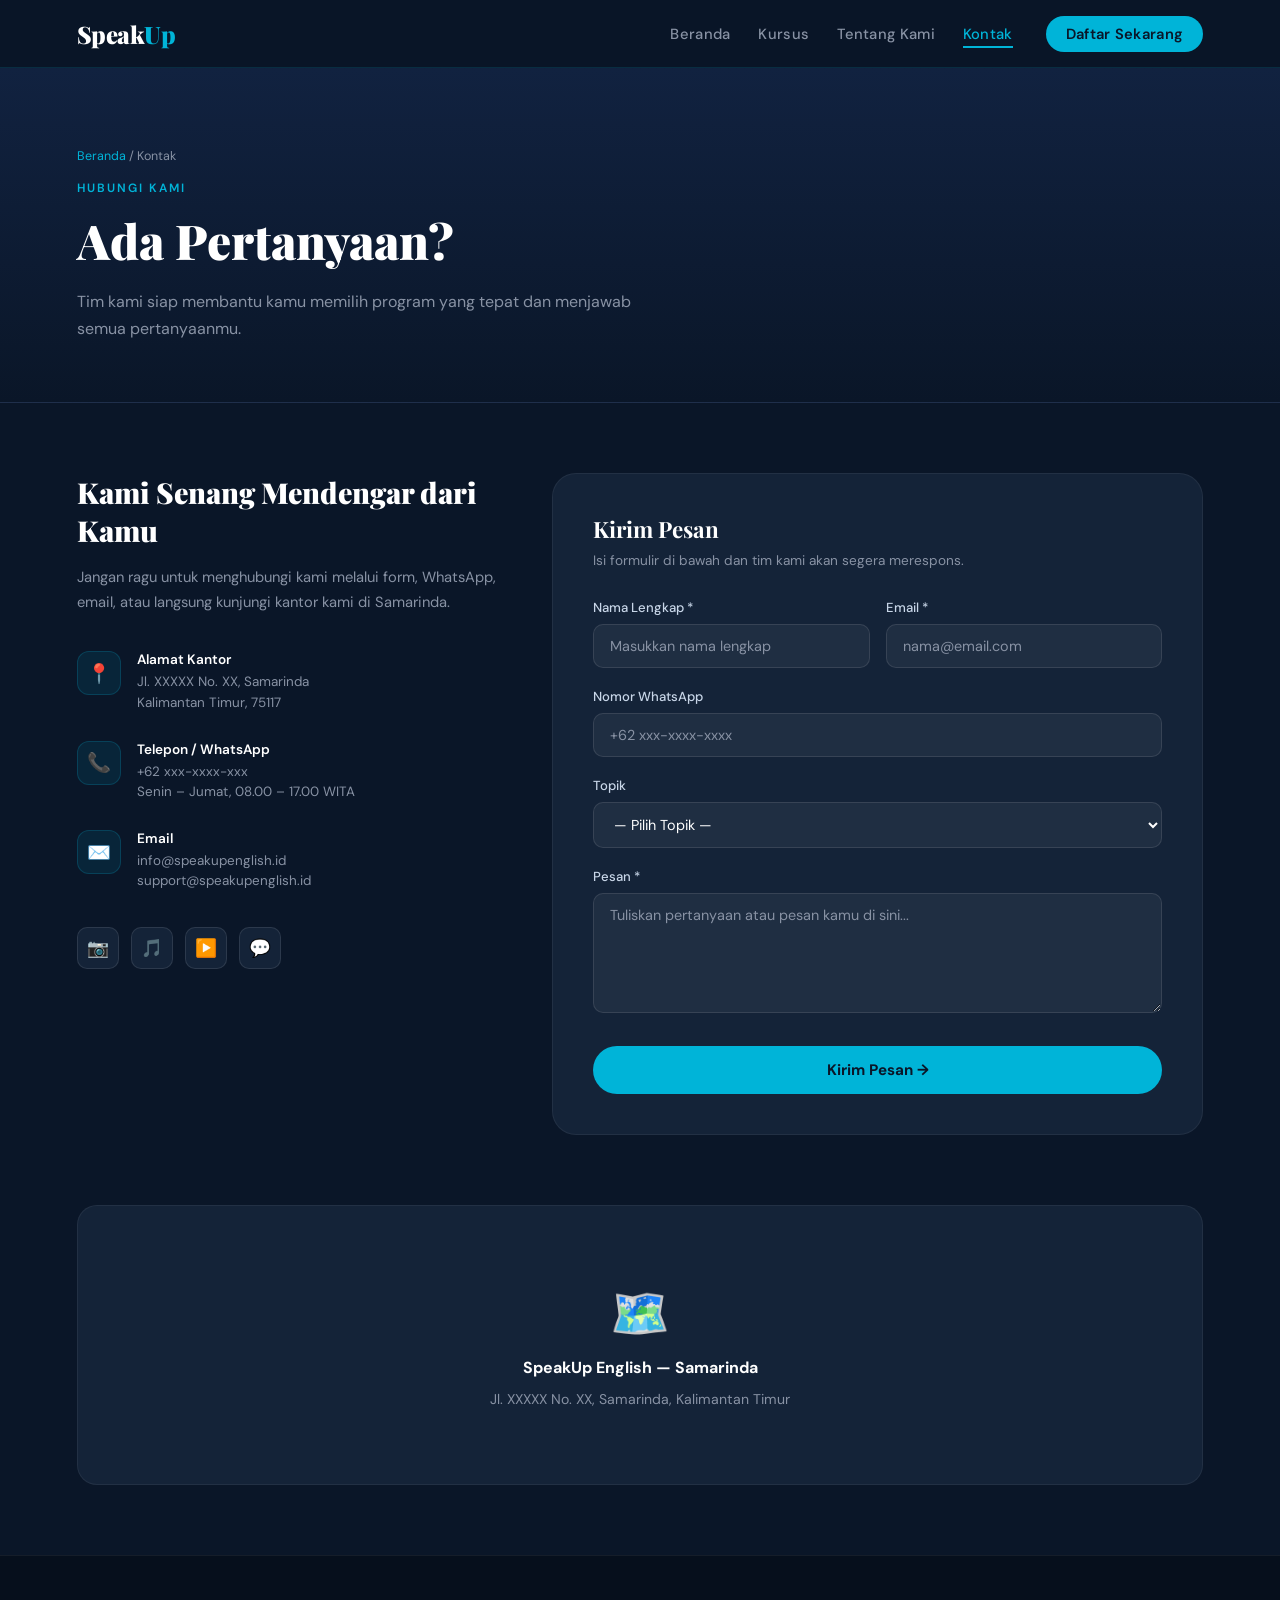
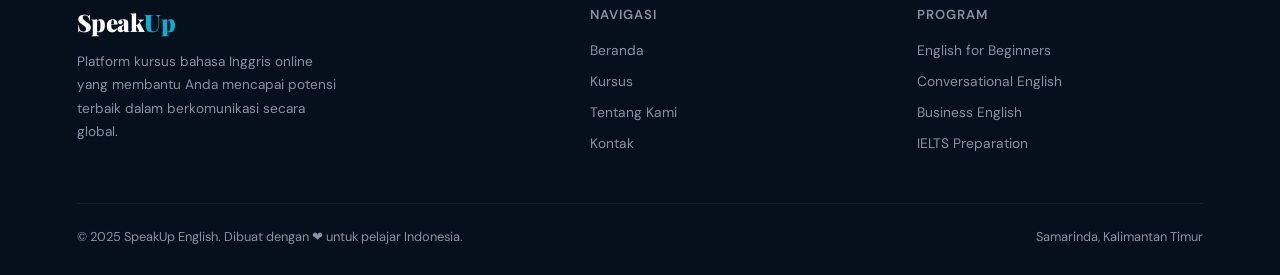
<file: kontak.html>
<!DOCTYPE html>
<html lang="id">
<head>
  <meta charset="UTF-8"/>
  <meta name="viewport" content="width=device-width, initial-scale=1.0"/>
  <title>Kontak — SpeakUp English</title>
  <link rel="preconnect" href="https://fonts.googleapis.com">
  <link href="https://fonts.googleapis.com/css2?family=Playfair+Display:wght@700;900&family=DM+Sans:wght@300;400;500;600&display=swap" rel="stylesheet">
  <link rel="stylesheet" href="css/global.css">
  <link rel="stylesheet" href="css/kontak.css">
</head>
<body>

  <!-- NAVBAR -->
  <nav>
    <a href="index.html" class="logo">Speak<span>Up</span></a>
    <ul class="nav-links" id="navLinks">
      <li><a href="index.html">Beranda</a></li>
      <li><a href="kursus.html">Kursus</a></li>
      <li><a href="tentang.html">Tentang Kami</a></li>
      <li><a href="kontak.html" class="active">Kontak</a></li>
      <li><a href="daftar.html" class="nav-cta">Daftar Sekarang</a></li>
    </ul>
    <div class="hamburger" id="hamburger" onclick="toggleNav()">
      <span></span><span></span><span></span>
    </div>
  </nav>

  <!-- PAGE HEADER -->
  <div class="page-header">
    <div class="breadcrumb"><a href="index.html">Beranda</a> / Kontak</div>
    <div class="section-label">Hubungi Kami</div>
    <h1>Ada Pertanyaan?</h1>
    <p>Tim kami siap membantu kamu memilih program yang tepat dan menjawab semua pertanyaanmu.</p>
  </div>

  <!-- CONTACT SECTION -->
  <section class="contact-section">
    <div class="contact-wrapper">

      <!-- INFO -->
      <div class="contact-info">
        <h2>Kami Senang Mendengar dari Kamu</h2>
        <p>Jangan ragu untuk menghubungi kami melalui form, WhatsApp, email, atau langsung kunjungi kantor kami di Samarinda.</p>

        <div class="info-item">
          <div class="info-icon">📍</div>
          <div class="info-content">
            <h4>Alamat Kantor</h4>
            <p>Jl. XXXXX No. XX, Samarinda<br>Kalimantan Timur, 75117</p>
          </div>
        </div>
        <div class="info-item">
          <div class="info-icon">📞</div>
          <div class="info-content">
            <h4>Telepon / WhatsApp</h4>
            <p>+62 xxx-xxxx-xxx<br>Senin – Jumat, 08.00 – 17.00 WITA</p>
          </div>
        </div>
        <div class="info-item">
          <div class="info-icon">✉️</div>
          <div class="info-content">
            <h4>Email</h4>
            <p>info@speakupenglish.id<br>support@speakupenglish.id</p>
          </div>
        </div>

        <div class="social-links">
          <a href="#" class="social-btn" title="Instagram">📷</a>
          <a href="#" class="social-btn" title="TikTok">🎵</a>
          <a href="#" class="social-btn" title="YouTube">▶️</a>
          <a href="#" class="social-btn" title="WhatsApp">💬</a>
        </div>
      </div>

      <!-- FORM -->
      <div class="contact-form">
        <h3>Kirim Pesan</h3>
        <p class="subtitle">Isi formulir di bawah dan tim kami akan segera merespons.</p>

        <div class="form-row">
          <div class="form-group">
            <label>Nama Lengkap *</label>
            <input type="text" placeholder="Masukkan nama lengkap" required/>
          </div>
          <div class="form-group">
            <label>Email *</label>
            <input type="email" placeholder="nama@email.com" required/>
          </div>
        </div>
        <div class="form-group">
          <label>Nomor WhatsApp</label>
          <input type="tel" placeholder="+62 xxx-xxxx-xxxx"/>
        </div>
        <div class="form-group">
          <label>Topik</label>
          <select>
            <option value="">— Pilih Topik —</option>
            <option>Informasi Kursus</option>
            <option>Pendaftaran</option>
            <option>Pembayaran</option>
            <option>Teknis / Akses Platform</option>
            <option>Lainnya</option>
          </select>
        </div>
        <div class="form-group full">
          <label>Pesan *</label>
          <textarea placeholder="Tuliskan pertanyaan atau pesan kamu di sini..."></textarea>
        </div>
        <button class="btn-submit" onclick="handleSubmit()">Kirim Pesan →</button>
        <div class="success-msg" id="successMsg">✅ Pesan berhasil dikirim! Tim kami akan menghubungi kamu segera.</div>
      </div>

    </div>
  </section>

  <!-- MAP -->
  <div class="map-section">
    <div class="map-box">
      <div class="map-icon">🗺️</div>
      <strong>SpeakUp English — Samarinda</strong>
      <p>Jl. XXXXX No. XX, Samarinda, Kalimantan Timur</p>
    </div>
  </div>

  <!-- FOOTER -->
  <footer>
    <div class="footer-grid">
      <div class="footer-brand">
        <a href="index.html" class="logo">Speak<span>Up</span></a>
        <p>Platform kursus bahasa Inggris online yang membantu Anda mencapai potensi terbaik dalam berkomunikasi secara global.</p>
      </div>
      <div class="footer-col">
        <h4>Navigasi</h4>
        <ul>
          <li><a href="index.html">Beranda</a></li>
          <li><a href="kursus.html">Kursus</a></li>
          <li><a href="tentang.html">Tentang Kami</a></li>
          <li><a href="kontak.html">Kontak</a></li>
        </ul>
      </div>
      <div class="footer-col">
        <h4>Program</h4>
        <ul>
          <li><a href="kursus.html">English for Beginners</a></li>
          <li><a href="kursus.html">Conversational English</a></li>
          <li><a href="kursus.html">Business English</a></li>
          <li><a href="kursus.html">IELTS Preparation</a></li>
        </ul>
      </div>
    </div>
    <div class="footer-bottom">
      <span>© 2025 SpeakUp English. Dibuat dengan ❤ untuk pelajar Indonesia.</span>
      <span>Samarinda, Kalimantan Timur</span>
    </div>
  </footer>

  <script src="js/main.js"></script>
  <script src="js/kontak.js"></script>
</body>
</html>
</file>
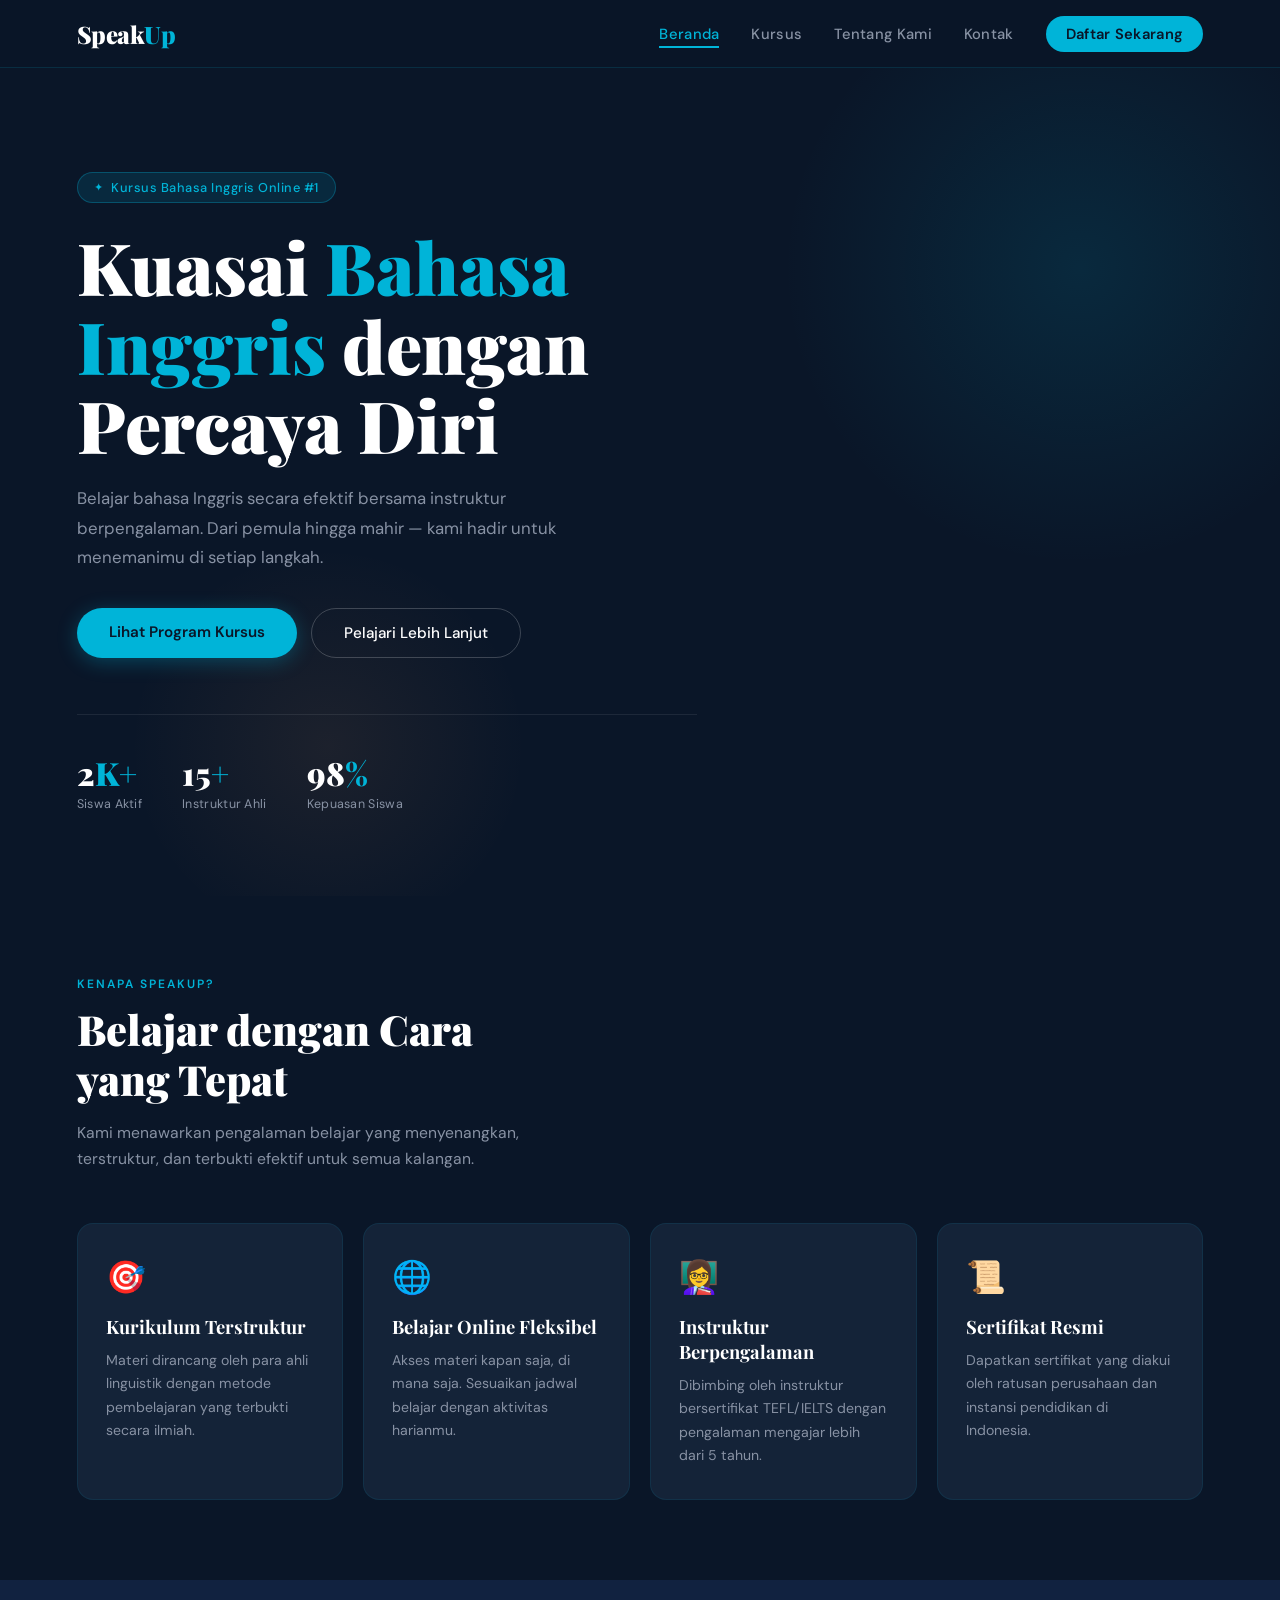
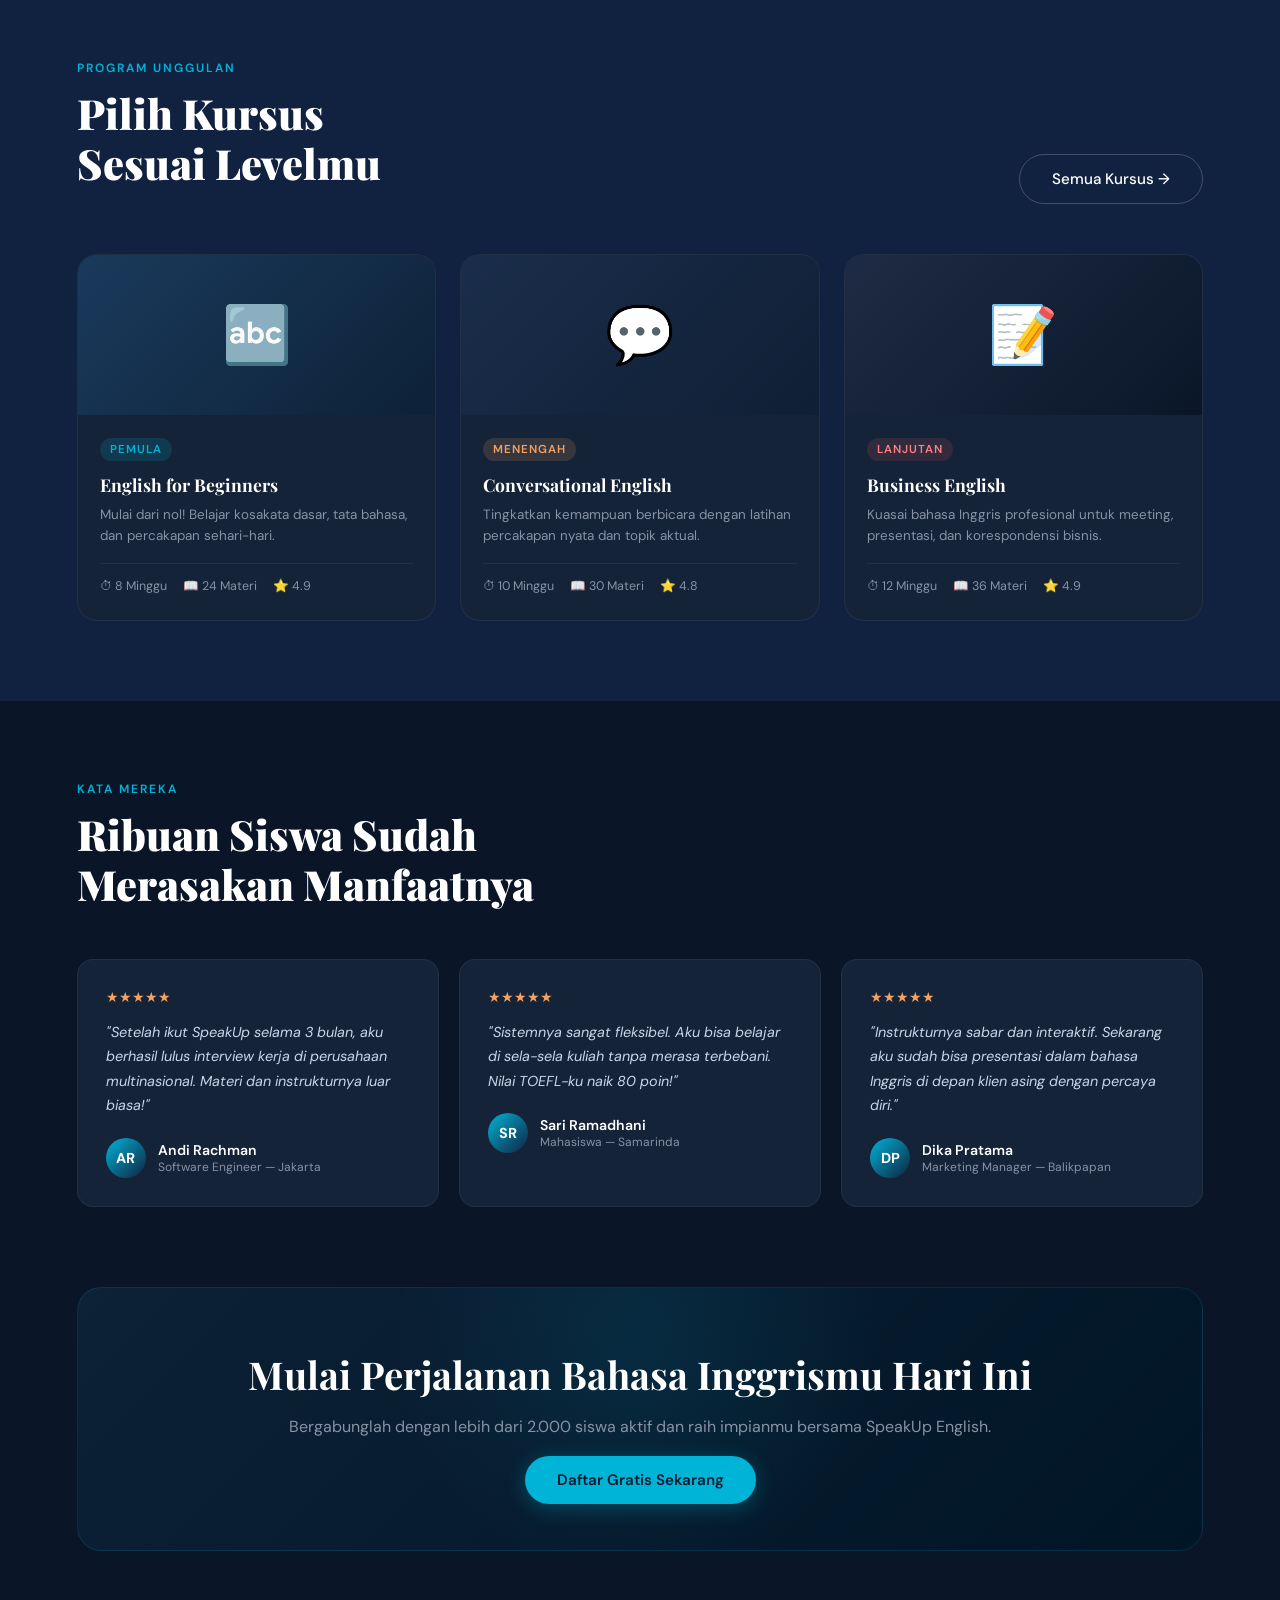
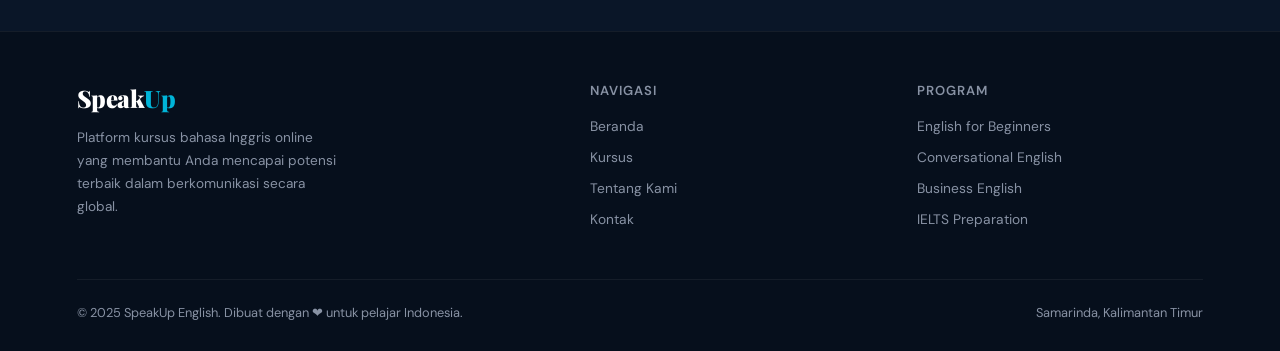
<file: menu.html>
<!DOCTYPE html>
<html lang="id">
<head>
  <meta charset="UTF-8" />
  <meta name="viewport" content="width=device-width, initial-scale=1.0"/>
  <title>SpeakUp English — Kursus Bahasa Inggris Online</title>
  <link rel="preconnect" href="https://fonts.googleapis.com">
  <link href="https://fonts.googleapis.com/css2?family=Playfair+Display:wght@700;900&family=DM+Sans:wght@300;400;500;600&display=swap" rel="stylesheet">
  <style>
    :root {
      --navy: #0a1628;
      --navy2: #112240;
      --teal: #00b4d8;
      --teal-light: #90e0ef;
      --gold: #f4a261;
      --cream: #fdf8f0;
      --white: #ffffff;
      --gray: #8892a4;
      --card-bg: #142338;
    }

    * { margin: 0; padding: 0; box-sizing: border-box; }

    body {
      font-family: 'DM Sans', sans-serif;
      background: var(--navy);
      color: var(--white);
      overflow-x: hidden;
    }

    /* ===== NAVBAR ===== */
    nav {
      position: sticky;
      top: 0;
      z-index: 999;
      background: rgba(10, 22, 40, 0.92);
      backdrop-filter: blur(14px);
      border-bottom: 1px solid rgba(0, 180, 216, 0.15);
      padding: 0 6%;
      display: flex;
      align-items: center;
      justify-content: space-between;
      height: 68px;
    }

    .logo {
      font-family: 'Playfair Display', serif;
      font-size: 1.5rem;
      font-weight: 900;
      color: var(--white);
      text-decoration: none;
      letter-spacing: -0.5px;
    }

    .logo span { color: var(--teal); }

    .nav-links {
      display: flex;
      gap: 2rem;
      list-style: none;
    }

    .nav-links a {
      color: var(--gray);
      text-decoration: none;
      font-size: 0.92rem;
      font-weight: 500;
      letter-spacing: 0.3px;
      transition: color 0.2s;
      position: relative;
    }

    .nav-links a::after {
      content: '';
      position: absolute;
      bottom: -4px;
      left: 0;
      width: 0;
      height: 2px;
      background: var(--teal);
      transition: width 0.3s;
    }

    .nav-links a:hover { color: var(--teal); }
    .nav-links a:hover::after { width: 100%; }
    .nav-links a.active { color: var(--teal); }
    .nav-links a.active::after { width: 100%; }

    .nav-cta {
      background: var(--teal);
      color: var(--navy) !important;
      padding: 8px 20px;
      border-radius: 50px;
      font-weight: 600 !important;
      transition: background 0.2s, transform 0.2s !important;
    }

    .nav-cta:hover { background: var(--teal-light) !important; transform: translateY(-1px); }
    .nav-cta::after { display: none !important; }

    /* ===== HERO ===== */
    .hero {
      min-height: 92vh;
      display: flex;
      align-items: center;
      padding: 80px 6% 60px;
      position: relative;
      overflow: hidden;
    }

    .hero::before {
      content: '';
      position: absolute;
      width: 600px; height: 600px;
      background: radial-gradient(circle, rgba(0,180,216,0.12) 0%, transparent 70%);
      top: -100px; right: -100px;
      border-radius: 50%;
    }

    .hero::after {
      content: '';
      position: absolute;
      width: 400px; height: 400px;
      background: radial-gradient(circle, rgba(244,162,97,0.08) 0%, transparent 70%);
      bottom: -50px; left: 10%;
      border-radius: 50%;
    }

    .hero-content { max-width: 620px; position: relative; z-index: 2; }

    .hero-badge {
      display: inline-flex;
      align-items: center;
      gap: 8px;
      background: rgba(0,180,216,0.12);
      border: 1px solid rgba(0,180,216,0.3);
      border-radius: 50px;
      padding: 6px 16px;
      font-size: 0.8rem;
      color: var(--teal);
      font-weight: 500;
      margin-bottom: 24px;
      letter-spacing: 0.5px;
    }

    .hero-badge::before { content: '✦'; font-size: 0.7rem; }

    h1 {
      font-family: 'Playfair Display', serif;
      font-size: clamp(2.8rem, 6vw, 4.5rem);
      line-height: 1.1;
      font-weight: 900;
      margin-bottom: 20px;
    }

    h1 em {
      font-style: normal;
      color: var(--teal);
      position: relative;
    }

    .hero p {
      font-size: 1.05rem;
      color: var(--gray);
      line-height: 1.75;
      margin-bottom: 36px;
      max-width: 520px;
    }

    .hero-btns { display: flex; gap: 14px; flex-wrap: wrap; }

    .btn-primary {
      background: var(--teal);
      color: var(--navy);
      padding: 14px 32px;
      border-radius: 50px;
      font-weight: 600;
      font-size: 0.95rem;
      text-decoration: none;
      transition: transform 0.2s, box-shadow 0.2s;
      box-shadow: 0 4px 20px rgba(0,180,216,0.3);
    }

    .btn-primary:hover { transform: translateY(-2px); box-shadow: 0 8px 30px rgba(0,180,216,0.4); }

    .btn-outline {
      border: 1.5px solid rgba(255,255,255,0.2);
      color: var(--white);
      padding: 14px 32px;
      border-radius: 50px;
      font-weight: 500;
      font-size: 0.95rem;
      text-decoration: none;
      transition: border-color 0.2s, background 0.2s;
    }

    .btn-outline:hover { border-color: var(--teal); background: rgba(0,180,216,0.08); }

    .hero-stats {
      display: flex;
      gap: 40px;
      margin-top: 56px;
      padding-top: 36px;
      border-top: 1px solid rgba(255,255,255,0.08);
    }

    .stat-item {
    .stat-num {
      font-family: 'Playfair Display', serif;
      font-size: 2rem;
      font-weight: 900;
      color: var(--white);
    }
  }

    .stat-num span { color: var(--teal); }
    .stat-label { font-size: 0.78rem; color: var(--gray); margin-top: 2px; letter-spacing: 0.3px; }

    /* ===== SECTION TITLES ===== */
    section { padding: 80px 6%; }

    .section-label {
      font-size: 0.75rem;
      letter-spacing: 2px;
      color: var(--teal);
      text-transform: uppercase;
      font-weight: 600;
      margin-bottom: 12px;
    }

    .section-title {
      font-family: 'Playfair Display', serif;
      font-size: clamp(1.8rem, 3.5vw, 2.6rem);
      font-weight: 900;
      line-height: 1.2;
      margin-bottom: 16px;
    }

    .section-sub {
      color: var(--gray);
      font-size: 0.98rem;
      line-height: 1.7;
      max-width: 500px;
    }

    /* ===== FEATURES ===== */
    .features-grid {
      display: flex;
      flex-wrap: wrap;
      gap: 20px;
      margin-top: 50px;
    }

    .feature-card {
      background: var(--card-bg);
      border: 1px solid rgba(0,180,216,0.1);
      border-radius: 16px;
      padding: 32px 28px;
      flex: 1 1 calc(25% - 20px);
      min-width: 220px;
      transition: transform 0.3s, border-color 0.3s, box-shadow 0.3s;
      cursor: default;
    }

    .feature-card:hover {
      transform: translateY(-6px);
      border-color: rgba(0,180,216,0.4);
      box-shadow: 0 16px 40px rgba(0,0,0,0.3);
    }

    .feature-icon {
      font-size: 2rem;
      margin-bottom: 16px;
    }

    .feature-card h3 {
      font-family: 'Playfair Display', serif;
      font-size: 1.15rem;
      margin-bottom: 10px;
    }

    .feature-card p { font-size: 0.88rem; color: var(--gray); line-height: 1.65; }

    /* ===== COURSES (CARDS) ===== */
    .courses-section { background: var(--navy2); }

    .courses-header {
      display: flex;
      align-items: flex-end;
      justify-content: space-between;
      margin-bottom: 50px;
      flex-wrap: wrap;
      gap: 20px;
    }

    .courses-grid {
      display: flex;
      flex-wrap: wrap;
      gap: 24px;
    }

    .course-card {
      background: var(--card-bg);
      border: 1px solid rgba(255,255,255,0.06);
      border-radius: 20px;
      overflow: hidden;
      flex: 1 1 calc(33.333% - 24px);
      min-width: 260px;
      transition: transform 0.35s ease, box-shadow 0.35s ease, border-color 0.35s ease;
      cursor: pointer;
    }

    .course-card:hover {
      transform: translateY(-8px) scale(1.01);
      box-shadow: 0 24px 50px rgba(0,0,0,0.4);
      border-color: rgba(0,180,216,0.35);
    }

    .course-thumb {
      height: 160px;
      display: flex;
      align-items: center;
      justify-content: center;
      font-size: 3.5rem;
      position: relative;
      overflow: hidden;
    }

    .course-thumb.c1 { background: linear-gradient(135deg, #1a3a5c, #0d2137); }
    .course-thumb.c2 { background: linear-gradient(135deg, #1a2d4a, #0f1f35); }
    .course-thumb.c3 { background: linear-gradient(135deg, #1f2b44, #0a1628); }
    .course-thumb.c4 { background: linear-gradient(135deg, #162940, #091826); }
    .course-thumb.c5 { background: linear-gradient(135deg, #192e47, #0c1f32); }
    .course-thumb.c6 { background: linear-gradient(135deg, #1c3248, #0e2034); }

    .course-body { padding: 22px 22px 26px; }

    .course-level {
      font-size: 0.72rem;
      font-weight: 600;
      letter-spacing: 1px;
      text-transform: uppercase;
      padding: 4px 10px;
      border-radius: 50px;
      margin-bottom: 12px;
      display: inline-block;
    }

    .level-beginner { background: rgba(0,180,216,0.15); color: var(--teal); }
    .level-intermediate { background: rgba(244,162,97,0.15); color: var(--gold); }
    .level-advanced { background: rgba(255,100,100,0.12); color: #ff8080; }

    .course-body h3 {
      font-family: 'Playfair Display', serif;
      font-size: 1.1rem;
      margin-bottom: 8px;
    }

    .course-body p { font-size: 0.84rem; color: var(--gray); line-height: 1.6; margin-bottom: 16px; }

    .course-meta {
      display: flex;
      gap: 16px;
      font-size: 0.78rem;
      color: var(--gray);
      padding-top: 14px;
      border-top: 1px solid rgba(255,255,255,0.06);
    }

    .course-meta span { display: flex; align-items: center; gap: 5px; }

    /* ===== TESTIMONIALS ===== */
    .testi-grid {
      display: flex;
      flex-wrap: wrap;
      gap: 20px;
      margin-top: 50px;
    }

    .testi-card {
      background: var(--card-bg);
      border: 1px solid rgba(255,255,255,0.06);
      border-radius: 16px;
      padding: 28px;
      flex: 1 1 calc(33.333% - 20px);
      min-width: 250px;
      transition: transform 0.3s, box-shadow 0.3s;
    }

    .testi-card:hover {
      transform: translateY(-5px);
      box-shadow: 0 16px 40px rgba(0,0,0,0.35);
    }

    .stars { color: var(--gold); font-size: 0.9rem; margin-bottom: 14px; }

    .testi-text {
      font-size: 0.9rem;
      line-height: 1.7;
      color: #c8d6e8;
      margin-bottom: 20px;
      font-style: italic;
    }

    .testi-author { display: flex; align-items: center; gap: 12px; }

    .testi-avatar {
      width: 40px; height: 40px;
      border-radius: 50%;
      background: linear-gradient(135deg, var(--teal), var(--navy2));
      display: flex; align-items: center; justify-content: center;
      font-weight: 700; font-size: 0.9rem; color: var(--white);
      flex-shrink: 0;
    }

    .testi-name { font-weight: 600; font-size: 0.88rem; }
    .testi-role { font-size: 0.75rem; color: var(--gray); }

    /* ===== CTA ===== */
    .cta-section {
      background: linear-gradient(135deg, #0d2137 0%, #001525 100%);
      border-radius: 24px;
      margin: 0 6% 80px;
      padding: 60px 60px;
      text-align: center;
      position: relative;
      overflow: hidden;
      border: 1px solid rgba(0,180,216,0.15);
    }

    .cta-section::before {
      content: '';
      position: absolute;
      width: 500px; height: 500px;
      background: radial-gradient(circle, rgba(0,180,216,0.1) 0%, transparent 70%);
      top: -200px; left: 50%;
      transform: translateX(-50%);
    }

    .cta-section h2 {
      font-family: 'Playfair Display', serif;
      font-size: clamp(1.8rem, 3vw, 2.5rem);
      margin-bottom: 16px;
      position: relative;
    }

    .cta-section p { color: var(--gray); margin-bottom: 32px; font-size: 1rem; position: relative; }

    /* ===== FOOTER ===== */
    footer {
      background: #060f1c;
      border-top: 1px solid rgba(255,255,255,0.06);
      padding: 50px 6% 30px;
    }

    .footer-grid {
      display: flex;
      flex-wrap: wrap;
      gap: 40px;
      margin-bottom: 40px;
    }

    .footer-brand { flex: 2 1 200px; }
    .footer-brand .logo { display: block; margin-bottom: 12px; }
    .footer-brand p { font-size: 0.85rem; color: var(--gray); line-height: 1.7; max-width: 260px; }

    .footer-col { flex: 1 1 150px; }
    .footer-col h4 { font-size: 0.82rem; font-weight: 600; letter-spacing: 1px; text-transform: uppercase; color: var(--gray); margin-bottom: 16px; }
    .footer-col ul { list-style: none; }
    .footer-col ul li { margin-bottom: 10px; }
    .footer-col ul li a { color: #8892a4; font-size: 0.86rem; text-decoration: none; transition: color 0.2s; }
    .footer-col ul li a:hover { color: var(--teal); }

    .footer-bottom {
      border-top: 1px solid rgba(255,255,255,0.06);
      padding-top: 24px;
      display: flex;
      justify-content: space-between;
      align-items: center;
      flex-wrap: wrap;
      gap: 12px;
      font-size: 0.8rem;
      color: var(--gray);
    }

    /* ===== HAMBURGER ===== */
    .hamburger {
      display: none;
      flex-direction: column;
      gap: 5px;
      cursor: pointer;
      padding: 4px;
    }

    .hamburger span {
      width: 24px; height: 2px;
      background: var(--white);
      border-radius: 2px;
      transition: all 0.3s;
      display: block;
    }

    /* ===== RESPONSIVE ===== */
    @media (max-width: 700px) {
      .nav-links {
        display: none;
        position: absolute;
        top: 68px; left: 0; right: 0;
        background: rgba(10,22,40,0.98);
        flex-direction: column;
        padding: 20px 6% 24px;
        gap: 0;
        border-bottom: 1px solid rgba(0,180,216,0.15);
      }

      .nav-links.open { display: flex; }
      .nav-links li a { display: block; padding: 12px 0; border-bottom: 1px solid rgba(255,255,255,0.05); }
      .hamburger { display: flex; }

      .feature-card { flex: 1 1 calc(90% - 20px); }
      .course-card  { flex: 1 1 90%; }
      .testi-card   { flex: 1 1 90%; }

      .hero-stats { gap: 24px; }
      .cta-section { padding: 40px 24px; margin: 0 4% 60px; }
      .courses-header { flex-direction: column; align-items: flex-start; }
    }

    @media (min-width: 701px) {
      .course-card  { flex: 1 1 calc(50% - 24px); }
      .feature-card { flex: 1 1 calc(50% - 20px); }
    }

    @media (min-width: 1024px) {
      .course-card  { flex: 1 1 calc(33.333% - 24px); }
      .feature-card { flex: 1 1 calc(25% - 20px); }
    }
  </style>

</head>
<body>

  <!-- NAVBAR -->
  <nav>
    <a href="index.html" class="logo">Speak<span>Up</span></a>
    <ul class="nav-links" id="navLinks">
      <li><a href="menu.html" class="active">Beranda</a></li>
      <li><a href="kursus.html">Kursus</a></li>
      <li><a href="tentang.html">Tentang Kami</a></li>
      <li><a href="kontak.html">Kontak</a></li>
      <li><a href="daftar.html" class="nav-cta">Daftar Sekarang</a></li>
    </ul>
    <div class="hamburger" id="hamburger" onclick="toggleNav()">
      <span></span><span></span><span></span>
    </div>
  </nav>

  <!-- HERO -->
  <section class="hero">
    <div class="hero-content">
      <div class="hero-badge">Kursus Bahasa Inggris Online #1</div>
      <h1>Kuasai <em>Bahasa Inggris</em> dengan Percaya Diri</h1>
      <p>Belajar bahasa Inggris secara efektif bersama instruktur berpengalaman. Dari pemula hingga mahir — kami hadir untuk menemanimu di setiap langkah.</p>
      <div class="hero-btns">
        <a href="kursus.html" class="btn-primary">Lihat Program Kursus</a>
        <a href="tentang.html" class="btn-outline">Pelajari Lebih Lanjut</a>
      </div>
      <div class="hero-stats">
        <div class="stat-item">
          <div class="stat-num">2<span>K+</span></div>
          <div class="stat-label">Siswa Aktif</div>
        </div>
        <div class="stat-item">
          <div class="stat-num">15<span>+</span></div>
          <div class="stat-label">Instruktur Ahli</div>
        </div>
        <div class="stat-item">
          <div class="stat-num">98<span>%</span></div>
          <div class="stat-label">Kepuasan Siswa</div>
        </div>
      </div>
    </div>
  </section>

  <!-- FEATURES -->
  <section>
    <div class="section-label">Kenapa SpeakUp?</div>
    <div class="section-title">Belajar dengan Cara<br>yang Tepat</div>
    <p class="section-sub">Kami menawarkan pengalaman belajar yang menyenangkan, terstruktur, dan terbukti efektif untuk semua kalangan.</p>
    <div class="features-grid">
      <div class="feature-card">
        <div class="feature-icon">🎯</div>
        <h3>Kurikulum Terstruktur</h3>
        <p>Materi dirancang oleh para ahli linguistik dengan metode pembelajaran yang terbukti secara ilmiah.</p>
      </div>
      <div class="feature-card">
        <div class="feature-icon">🌐</div>
        <h3>Belajar Online Fleksibel</h3>
        <p>Akses materi kapan saja, di mana saja. Sesuaikan jadwal belajar dengan aktivitas harianmu.</p>
      </div>
      <div class="feature-card">
        <div class="feature-icon">👩‍🏫</div>
        <h3>Instruktur Berpengalaman</h3>
        <p>Dibimbing oleh instruktur bersertifikat TEFL/IELTS dengan pengalaman mengajar lebih dari 5 tahun.</p>
      </div>
      <div class="feature-card">
        <div class="feature-icon">📜</div>
        <h3>Sertifikat Resmi</h3>
        <p>Dapatkan sertifikat yang diakui oleh ratusan perusahaan dan instansi pendidikan di Indonesia.</p>
      </div>
    </div>
  </section>

  <!-- COURSES PREVIEW -->
  <section class="courses-section">
    <div class="courses-header">
      <div>
        <div class="section-label">Program Unggulan</div>
        <div class="section-title">Pilih Kursus<br>Sesuai Levelmu</div>
      </div>
      <a href="kursus.html" class="btn-outline" style="white-space:nowrap;">Semua Kursus →</a>
    </div>
    <div class="courses-grid">
      <div class="course-card">
        <div class="course-thumb c1">🔤</div>
        <div class="course-body">
          <span class="course-level level-beginner">Pemula</span>
          <h3>English for Beginners</h3>
          <p>Mulai dari nol! Belajar kosakata dasar, tata bahasa, dan percakapan sehari-hari.</p>
          <div class="course-meta">
            <span>⏱ 8 Minggu</span>
            <span>📖 24 Materi</span>
            <span>⭐ 4.9</span>
          </div>
        </div>
      </div>
      <div class="course-card">
        <div class="course-thumb c2">💬</div>
        <div class="course-body">
          <span class="course-level level-intermediate">Menengah</span>
          <h3>Conversational English</h3>
          <p>Tingkatkan kemampuan berbicara dengan latihan percakapan nyata dan topik aktual.</p>
          <div class="course-meta">
            <span>⏱ 10 Minggu</span>
            <span>📖 30 Materi</span>
            <span>⭐ 4.8</span>
          </div>
        </div>
      </div>
      <div class="course-card">
        <div class="course-thumb c3">📝</div>
        <div class="course-body">
          <span class="course-level level-advanced">Lanjutan</span>
          <h3>Business English</h3>
          <p>Kuasai bahasa Inggris profesional untuk meeting, presentasi, dan korespondensi bisnis.</p>
          <div class="course-meta">
            <span>⏱ 12 Minggu</span>
            <span>📖 36 Materi</span>
            <span>⭐ 4.9</span>
          </div>
        </div>
      </div>
    </div>
  </section>

  <!-- TESTIMONIALS -->
  <section>
    <div class="section-label">Kata Mereka</div>
    <div class="section-title">Ribuan Siswa Sudah<br>Merasakan Manfaatnya</div>
    <div class="testi-grid">
      <div class="testi-card">
        <div class="stars">★★★★★</div>
        <p class="testi-text">"Setelah ikut SpeakUp selama 3 bulan, aku berhasil lulus interview kerja di perusahaan multinasional. Materi dan instrukturnya luar biasa!"</p>
        <div class="testi-author">
          <div class="testi-avatar">AR</div>
          <div>
            <div class="testi-name">Andi Rachman</div>
            <div class="testi-role">Software Engineer — Jakarta</div>
          </div>
        </div>
      </div>
      <div class="testi-card">
        <div class="stars">★★★★★</div>
        <p class="testi-text">"Sistemnya sangat fleksibel. Aku bisa belajar di sela-sela kuliah tanpa merasa terbebani. Nilai TOEFL-ku naik 80 poin!"</p>
        <div class="testi-author">
          <div class="testi-avatar">SR</div>
          <div>
            <div class="testi-name">Sari Ramadhani</div>
            <div class="testi-role">Mahasiswa — Samarinda</div>
          </div>
        </div>
      </div>
      <div class="testi-card">
        <div class="stars">★★★★★</div>
        <p class="testi-text">"Instrukturnya sabar dan interaktif. Sekarang aku sudah bisa presentasi dalam bahasa Inggris di depan klien asing dengan percaya diri."</p>
        <div class="testi-author">
          <div class="testi-avatar">DP</div>
          <div>
            <div class="testi-name">Dika Pratama</div>
            <div class="testi-role">Marketing Manager — Balikpapan</div>
          </div>
        </div>
      </div>
    </div>
  </section>

  <!-- CTA -->
  <div class="cta-section">
    <h2>Mulai Perjalanan Bahasa Inggrismu Hari Ini</h2>
    <p>Bergabunglah dengan lebih dari 2.000 siswa aktif dan raih impianmu bersama SpeakUp English.</p>
    <a href="daftar.html" class="btn-primary">Daftar Gratis Sekarang</a>
  </div>

  <!-- FOOTER -->
  <footer>
    <div class="footer-grid">
      <div class="footer-brand">
        <a href="index.html" class="logo">Speak<span style="color:var(--teal)">Up</span></a>
        <p>Platform kursus bahasa Inggris online yang membantu Anda mencapai potensi terbaik dalam berkomunikasi secara global.</p>
      </div>
      <div class="footer-col">
        <h4>Navigasi</h4>
        <ul>
          <li><a href="index.html">Beranda</a></li>
          <li><a href="kursus.html">Kursus</a></li>
          <li><a href="tentang.html">Tentang Kami</a></li>
          <li><a href="kontak.html">Kontak</a></li>
        </ul>
      </div>
      <div class="footer-col">
        <h4>Program</h4>
        <ul>
          <li><a href="kursus.html">English for Beginners</a></li>
          <li><a href="kursus.html">Conversational English</a></li>
          <li><a href="kursus.html">Business English</a></li>
          <li><a href="kursus.html">IELTS Preparation</a></li>
        </ul>
      </div>
    </div>
    <div class="footer-bottom">
      <span>© 2025 SpeakUp English. Dibuat dengan ❤ untuk pelajar Indonesia.</span>
      <span>Samarinda, Kalimantan Timur</span>
    </div>
  </footer>

  <script>
    function toggleNav() {
      document.getElementById('navLinks').classList.toggle('open');
    }
  </script>
</body>
</html>
</file>
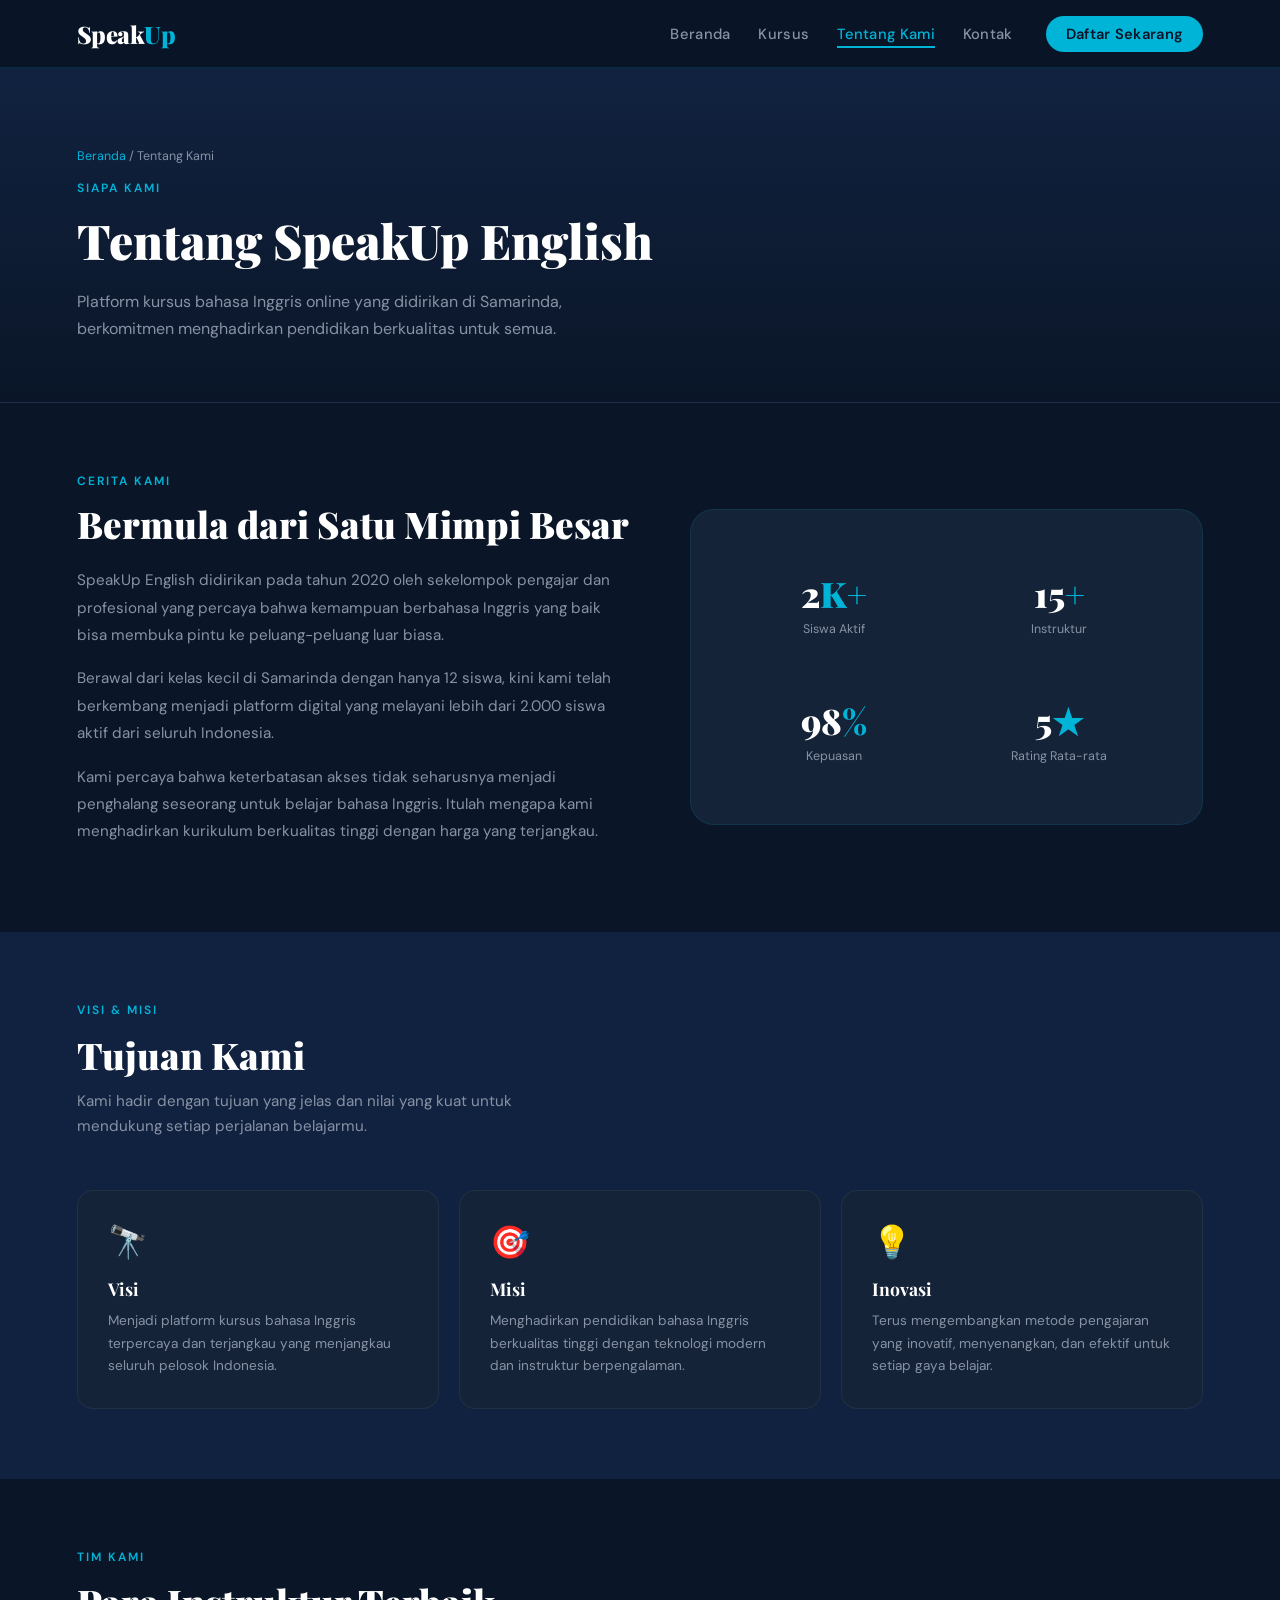
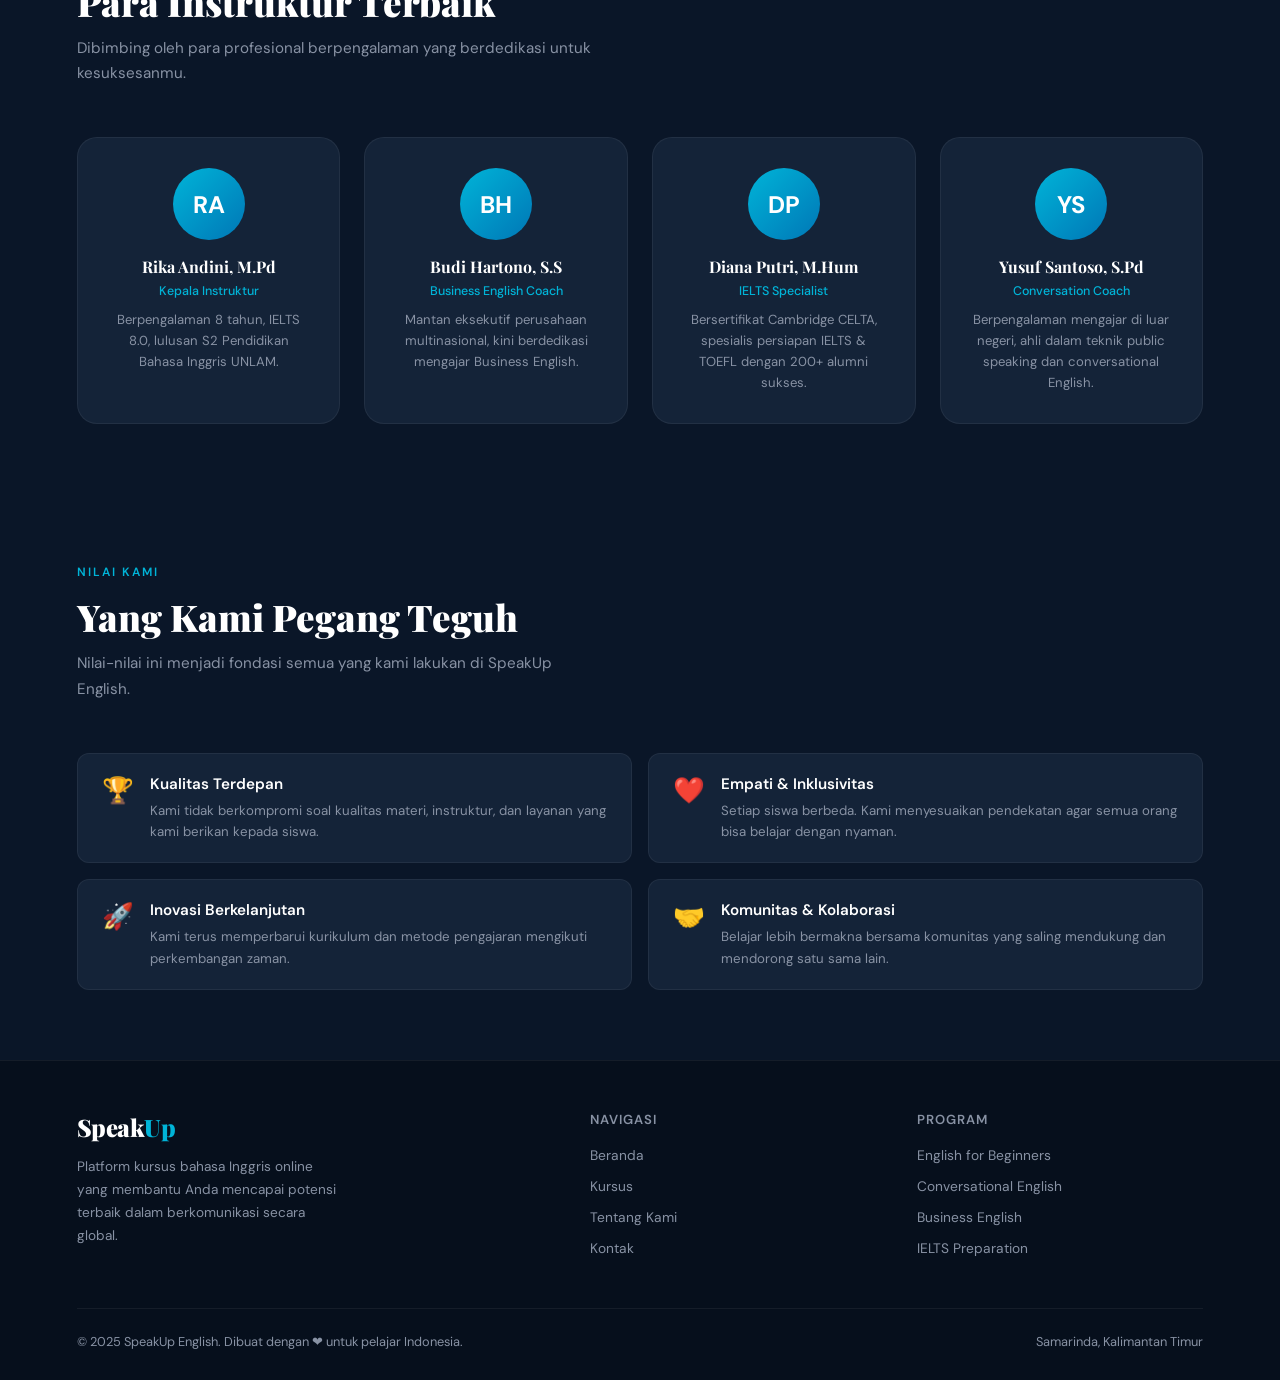
<file: tentang.html>
<!DOCTYPE html>
<html lang="id">
<head>
  <meta charset="UTF-8"/>
  <meta name="viewport" content="width=device-width, initial-scale=1.0"/>
  <title>Tentang Kami — SpeakUp English</title>
  <link rel="preconnect" href="https://fonts.googleapis.com">
  <link href="https://fonts.googleapis.com/css2?family=Playfair+Display:wght@700;900&family=DM+Sans:wght@300;400;500;600&display=swap" rel="stylesheet">
  <link rel="stylesheet" href="css/global.css">
  <link rel="stylesheet" href="css/tentang.css">
</head>
<body>

  <!-- NAVBAR -->
  <nav>
    <a href="index.html" class="logo">Speak<span>Up</span></a>
    <ul class="nav-links" id="navLinks">
      <li><a href="index.html">Beranda</a></li>
      <li><a href="kursus.html">Kursus</a></li>
      <li><a href="tentang.html" class="active">Tentang Kami</a></li>
      <li><a href="kontak.html">Kontak</a></li>
      <li><a href="daftar.html" class="nav-cta">Daftar Sekarang</a></li>
    </ul>
    <div class="hamburger" id="hamburger" onclick="toggleNav()">
      <span></span><span></span><span></span>
    </div>
  </nav>

  <!-- PAGE HEADER -->
  <div class="page-header">
    <div class="breadcrumb"><a href="index.html">Beranda</a> / Tentang Kami</div>
    <div class="section-label">Siapa Kami</div>
    <h1>Tentang SpeakUp English</h1>
    <p>Platform kursus bahasa Inggris online yang didirikan di Samarinda, berkomitmen menghadirkan pendidikan berkualitas untuk semua.</p>
  </div>

  <!-- STORY -->
  <section>
    <div class="about-story">
      <div class="about-text">
        <div class="section-label">Cerita Kami</div>
        <h2>Bermula dari Satu Mimpi Besar</h2>
        <p>SpeakUp English didirikan pada tahun 2020 oleh sekelompok pengajar dan profesional yang percaya bahwa kemampuan berbahasa Inggris yang baik bisa membuka pintu ke peluang-peluang luar biasa.</p>
        <p>Berawal dari kelas kecil di Samarinda dengan hanya 12 siswa, kini kami telah berkembang menjadi platform digital yang melayani lebih dari 2.000 siswa aktif dari seluruh Indonesia.</p>
        <p>Kami percaya bahwa keterbatasan akses tidak seharusnya menjadi penghalang seseorang untuk belajar bahasa Inggris. Itulah mengapa kami menghadirkan kurikulum berkualitas tinggi dengan harga yang terjangkau.</p>
      </div>
      <div class="about-visual">
        <div class="stat-box"><div class="num">2<span>K+</span></div><div class="lbl">Siswa Aktif</div></div>
        <div class="stat-box"><div class="num">15<span>+</span></div><div class="lbl">Instruktur</div></div>
        <div class="stat-box"><div class="num">98<span>%</span></div><div class="lbl">Kepuasan</div></div>
        <div class="stat-box"><div class="num">5<span>★</span></div><div class="lbl">Rating Rata-rata</div></div>
      </div>
    </div>
  </section>

  <!-- MISSION -->
  <section class="mission-section">
    <div class="section-label">Visi &amp; Misi</div>
    <h2 class="section-heading">Tujuan Kami</h2>
    <p class="section-sub">Kami hadir dengan tujuan yang jelas dan nilai yang kuat untuk mendukung setiap perjalanan belajarmu.</p>
    <div class="mission-grid">
      <div class="mission-card">
        <div class="mission-icon">🔭</div>
        <h3>Visi</h3>
        <p>Menjadi platform kursus bahasa Inggris terpercaya dan terjangkau yang menjangkau seluruh pelosok Indonesia.</p>
      </div>
      <div class="mission-card">
        <div class="mission-icon">🎯</div>
        <h3>Misi</h3>
        <p>Menghadirkan pendidikan bahasa Inggris berkualitas tinggi dengan teknologi modern dan instruktur berpengalaman.</p>
      </div>
      <div class="mission-card">
        <div class="mission-icon">💡</div>
        <h3>Inovasi</h3>
        <p>Terus mengembangkan metode pengajaran yang inovatif, menyenangkan, dan efektif untuk setiap gaya belajar.</p>
      </div>
    </div>
  </section>

  <!-- TEAM -->
  <section>
    <div class="section-label">Tim Kami</div>
    <h2 class="section-heading">Para Instruktur Terbaik</h2>
    <p class="section-sub">Dibimbing oleh para profesional berpengalaman yang berdedikasi untuk kesuksesanmu.</p>
    <div class="team-grid">
      <div class="team-card">
        <div class="team-avatar">RA</div>
        <h4>Rika Andini, M.Pd</h4>
        <div class="team-role">Kepala Instruktur</div>
        <p class="team-bio">Berpengalaman 8 tahun, IELTS 8.0, lulusan S2 Pendidikan Bahasa Inggris UNLAM.</p>
      </div>
      <div class="team-card">
        <div class="team-avatar">BH</div>
        <h4>Budi Hartono, S.S</h4>
        <div class="team-role">Business English Coach</div>
        <p class="team-bio">Mantan eksekutif perusahaan multinasional, kini berdedikasi mengajar Business English.</p>
      </div>
      <div class="team-card">
        <div class="team-avatar">DP</div>
        <h4>Diana Putri, M.Hum</h4>
        <div class="team-role">IELTS Specialist</div>
        <p class="team-bio">Bersertifikat Cambridge CELTA, spesialis persiapan IELTS &amp; TOEFL dengan 200+ alumni sukses.</p>
      </div>
      <div class="team-card">
        <div class="team-avatar">YS</div>
        <h4>Yusuf Santoso, S.Pd</h4>
        <div class="team-role">Conversation Coach</div>
        <p class="team-bio">Berpengalaman mengajar di luar negeri, ahli dalam teknik public speaking dan conversational English.</p>
      </div>
    </div>
  </section>

  <!-- VALUES -->
  <section class="values-section">
    <div class="section-label">Nilai Kami</div>
    <h2 class="section-heading">Yang Kami Pegang Teguh</h2>
    <p class="section-sub">Nilai-nilai ini menjadi fondasi semua yang kami lakukan di SpeakUp English.</p>
    <div class="values-grid">
      <div class="value-item">
        <div class="value-icon">🏆</div>
        <div class="value-text">
          <h4>Kualitas Terdepan</h4>
          <p>Kami tidak berkompromi soal kualitas materi, instruktur, dan layanan yang kami berikan kepada siswa.</p>
        </div>
      </div>
      <div class="value-item">
        <div class="value-icon">❤️</div>
        <div class="value-text">
          <h4>Empati &amp; Inklusivitas</h4>
          <p>Setiap siswa berbeda. Kami menyesuaikan pendekatan agar semua orang bisa belajar dengan nyaman.</p>
        </div>
      </div>
      <div class="value-item">
        <div class="value-icon">🚀</div>
        <div class="value-text">
          <h4>Inovasi Berkelanjutan</h4>
          <p>Kami terus memperbarui kurikulum dan metode pengajaran mengikuti perkembangan zaman.</p>
        </div>
      </div>
      <div class="value-item">
        <div class="value-icon">🤝</div>
        <div class="value-text">
          <h4>Komunitas &amp; Kolaborasi</h4>
          <p>Belajar lebih bermakna bersama komunitas yang saling mendukung dan mendorong satu sama lain.</p>
        </div>
      </div>
    </div>
  </section>

  <!-- FOOTER -->
  <footer>
    <div class="footer-grid">
      <div class="footer-brand">
        <a href="index.html" class="logo">Speak<span>Up</span></a>
        <p>Platform kursus bahasa Inggris online yang membantu Anda mencapai potensi terbaik dalam berkomunikasi secara global.</p>
      </div>
      <div class="footer-col">
        <h4>Navigasi</h4>
        <ul>
          <li><a href="index.html">Beranda</a></li>
          <li><a href="kursus.html">Kursus</a></li>
          <li><a href="tentang.html">Tentang Kami</a></li>
          <li><a href="kontak.html">Kontak</a></li>
        </ul>
      </div>
      <div class="footer-col">
        <h4>Program</h4>
        <ul>
          <li><a href="kursus.html">English for Beginners</a></li>
          <li><a href="kursus.html">Conversational English</a></li>
          <li><a href="kursus.html">Business English</a></li>
          <li><a href="kursus.html">IELTS Preparation</a></li>
        </ul>
      </div>
    </div>
    <div class="footer-bottom">
      <span>© 2025 SpeakUp English. Dibuat dengan ❤ untuk pelajar Indonesia.</span>
      <span>Samarinda, Kalimantan Timur</span>
    </div>
  </footer>

  <script src="js/main.js"></script>
</body>
</html>
</file>
<file: css/global.css>
/* ============================================================
   global.css — SpeakUp English
   Shared styles: variables, reset, navbar, footer,
   page-header, section-label, course cards
   ============================================================ */

/* ----- CSS Variables ----- */
:root {
  --navy:       #0a1628;
  --navy2:      #112240;
  --teal:       #00b4d8;
  --teal-light: #90e0ef;
  --gold:       #f4a261;
  --cream:      #fdf8f0;
  --white:      #ffffff;
  --gray:       #8892a4;
  --card-bg:    #142338;
}

/* ----- Reset ----- */
* {
  margin: 0;
  padding: 0;
  box-sizing: border-box;
}

/* ----- Base ----- */
/* FIX: pakai overflow-x: clip di body saja — tidak bikin scroll container baru seperti hidden */
html,
body {
  overflow-x: hidden; /* FIX: keduanya harus diset — html adalah root scroll container */
}
body {
  font-family: 'DM Sans', sans-serif;
  background: var(--navy);
  color: var(--white);
}

/* ===== NAVBAR ===== */
nav {
  position: sticky;
  top: 0;
  z-index: 999;
  width: 100%;
  max-width: 100vw;
  box-sizing: border-box;
  background: rgba(10, 22, 40, 0.92);
  backdrop-filter: blur(14px);
  border-bottom: 1px solid rgba(0, 180, 216, 0.15);
  padding: 0 6%;
  display: flex;
  align-items: center;
  justify-content: space-between;
  height: 68px;
}

.logo {
  font-family: 'Playfair Display', serif;
  font-size: 1.5rem;
  font-weight: 900;
  color: var(--white);
  text-decoration: none;
  letter-spacing: -0.5px;
}
.logo span { color: var(--teal); }

/* Desktop nav */
.nav-links {
  display: flex;
  align-items: center;
  list-style: none;
  gap: 28px;
}

.nav-links a {
  color: var(--gray);
  text-decoration: none;
  font-size: 0.92rem;
  font-weight: 500;
  letter-spacing: 0.3px;
  transition: color 0.2s;
  position: relative;
}
.nav-links a::after {
  content: '';
  position: absolute;
  bottom: -4px;
  left: 0;
  width: 0;
  height: 2px;
  background: var(--teal);
  transition: width 0.3s;
}
.nav-links a:hover           { color: var(--teal); }
.nav-links a:hover::after    { width: 100%; }
.nav-links a.active          { color: var(--teal); }
.nav-links a.active::after   { width: 100%; }

.nav-cta {
  margin-left: 5px;
  background: var(--teal);
  color: var(--navy) !important;
  padding: 8px 20px;
  border-radius: 50px;
  font-weight: 600 !important;
  transition: background 0.2s, transform 0.2s !important;
}
.nav-cta:hover         { background: var(--teal-light) !important; transform: translateY(-1px); }
.nav-cta::after        { display: none !important; }

.hamburger {
  display: none;
  flex-direction: column;
  gap: 5px;
  cursor: pointer;
  padding: 4px;
  z-index: 200;
  position: relative;
}
.hamburger span {
  width: 24px;
  height: 2px;
  background: var(--white);
  border-radius: 2px;
  transition: all 0.3s;
  display: block;
}

/* ===== PAGE HEADER (Kursus / Tentang / Kontak) ===== */
.page-header {
  padding: 80px 6% 60px;
  background: linear-gradient(180deg, var(--navy2) 0%, var(--navy) 100%);
  border-bottom: 1px solid rgba(255, 255, 255, 0.06);
}
.page-header h1 {
  font-family: 'Playfair Display', serif;
  font-size: clamp(2rem, 4vw, 3rem);
  font-weight: 900;
  margin-bottom: 16px;
}
.page-header p {
  color: var(--gray);
  font-size: 1rem;
  line-height: 1.7;
  max-width: 560px;
}

.breadcrumb {
  font-size: 0.78rem;
  color: var(--gray);
  margin-bottom: 16px;
}
.breadcrumb a {
  color: var(--teal);
  text-decoration: none;
}

.section-label {
  font-size: 0.75rem;
  letter-spacing: 2px;
  color: var(--teal);
  text-transform: uppercase;
  font-weight: 600;
  margin-bottom: 12px;
}

/* ===== SHARED COURSE CARDS ===== */
.courses-grid {
  display: flex;
  flex-wrap: wrap;
  gap: 24px;
}

.course-card {
  background: var(--card-bg);
  border: 1px solid rgba(255, 255, 255, 0.06);
  border-radius: 20px;
  overflow: hidden;
  flex: 1 1 calc(33.333% - 24px);
  min-width: 260px;
  transition: transform 0.35s ease, box-shadow 0.35s ease, border-color 0.35s ease;
  cursor: pointer;
}
.course-card:hover {
  transform: translateY(-8px) scale(1.01);
  box-shadow: 0 24px 50px rgba(0, 0, 0, 0.4);
  border-color: rgba(0, 180, 216, 0.35);
}

.course-thumb {
  height: 150px;
  display: flex;
  align-items: center;
  justify-content: center;
  font-size: 3.5rem;
}
.course-thumb.c1 { background: linear-gradient(135deg, #1a3a5c, #0d2137); }
.course-thumb.c2 { background: linear-gradient(135deg, #1a2d4a, #0f1f35); }
.course-thumb.c3 { background: linear-gradient(135deg, #1f2b44, #0a1628); }
.course-thumb.c4 { background: linear-gradient(135deg, #162940, #091826); }
.course-thumb.c5 { background: linear-gradient(135deg, #192e47, #0c1f32); }
.course-thumb.c6 { background: linear-gradient(135deg, #1c3248, #0e2034); }

.course-body { padding: 22px 22px 26px; }

.course-level {
  font-size: 0.72rem;
  font-weight: 600;
  letter-spacing: 1px;
  text-transform: uppercase;
  padding: 4px 10px;
  border-radius: 50px;
  margin-bottom: 12px;
  display: inline-block;
}
.level-beginner    { background: rgba(0, 180, 216, 0.15);  color: var(--teal); }
.level-intermediate{ background: rgba(244, 162, 97, 0.15); color: var(--gold); }
.level-advanced    { background: rgba(255, 100, 100, 0.12); color: #ff8080; }

.course-body h3 {
  font-family: 'Playfair Display', serif;
  font-size: 1.1rem;
  margin-bottom: 8px;
}
.course-body p {
  font-size: 0.84rem;
  color: var(--gray);
  line-height: 1.6;
  margin-bottom: 16px;
}

.course-meta {
  display: flex;
  gap: 14px;
  font-size: 0.78rem;
  color: var(--gray);
  padding-top: 14px;
  border-top: 1px solid rgba(255, 255, 255, 0.06);
  flex-wrap: wrap;
}
.course-meta span { display: flex; align-items: center; gap: 5px; }

/* ===== FOOTER ===== */
footer {
  background: #060f1c;
  border-top: 1px solid rgba(255, 255, 255, 0.06);
  padding: 50px 6% 30px;
}
.footer-grid {
  display: flex;
  flex-wrap: wrap;
  gap: 40px;
  margin-bottom: 40px;
}
.footer-brand { flex: 2 1 200px; }
.footer-brand .logo { display: block; margin-bottom: 12px; }
.footer-brand p {
  font-size: 0.85rem;
  color: var(--gray);
  line-height: 1.7;
  max-width: 260px;
}
.footer-col { flex: 1 1 150px; }
.footer-col h4 {
  font-size: 0.82rem;
  font-weight: 600;
  letter-spacing: 1px;
  text-transform: uppercase;
  color: var(--gray);
  margin-bottom: 16px;
}
.footer-col ul { list-style: none; }
.footer-col ul li { margin-bottom: 10px; }
.footer-col ul li a {
  color: #8892a4;
  font-size: 0.86rem;
  text-decoration: none;
  transition: color 0.2s;
}
.footer-col ul li a:hover { color: var(--teal); }
.footer-bottom {
  border-top: 1px solid rgba(255, 255, 255, 0.06);
  padding-top: 24px;
  display: flex;
  justify-content: space-between;
  align-items: center;
  flex-wrap: wrap;
  gap: 12px;
  font-size: 0.8rem;
  color: var(--gray);
}

/* ===== RESPONSIVE — MOBILE NAVBAR ===== */
@media (max-width: 700px) {

  /* Overlay gelap saat menu terbuka */
  body.nav-open::before {
    content: '';
    position: fixed;
    inset: 0;
    background: rgba(0, 0, 0, 0.6);
    z-index: 99;
  }

  /* FIX: kunci scroll saat nav terbuka — pakai position:fixed agar tidak ada horizontal scroll */
  body.nav-open {
    position: fixed;
    width: 100%;
    overflow-y: scroll; /* pertahankan lebar scrollbar agar tidak ada layout shift */
  }

  .hamburger { display: flex; }

  /* Sembunyikan nav, slide dari kanan */
  .nav-links {
    display: flex;                      /* tetap flex, bukan display:none */
    position: fixed;
    top: 0;
    right: 0;                           /* FIX: tetap di right:0, disembunyikan pakai transform */
    transform: translateX(100%);        /* FIX: geser keluar pakai transform, tidak mempengaruhi lebar dokumen */
    width: 75%;
    max-width: 300px;
    height: 100vh;
    background: var(--navy2);
    flex-direction: column;
    align-items: flex-start;
    padding: 80px 30px 30px;
    gap: 0;
    transition: transform 0.3s ease;   /* FIX: transition pakai transform, bukan right */
    z-index: 150;
    border-left: 1px solid rgba(0, 180, 216, 0.15);
    visibility: hidden;                 /* FIX: sembunyikan dari accessibility tree saat tutup */
  }

  /* Muncul saat .open */
  .nav-links.open { transform: translateX(0); visibility: visible; }

  .nav-links li { width: 100%; }

  .nav-links li a {
    display: block;
    padding: 14px 0;
    border-bottom: 1px solid rgba(255, 255, 255, 0.05);
    font-size: 1rem;
  }

  /* Tombol CTA tetap proporsional, tidak full-width */
  .nav-links .nav-cta {
    display: inline-block;
    width: auto;
    margin: 16px 0 0 0;
    padding: 10px 24px;
  }
}
/* Checkpoint 2 additions */
.level-cert { background: rgba(244,162,97,0.2); color: #f4a261; }
.section-title { font-family: 'Playfair Display', serif; font-size: clamp(1.8rem,3.5vw,2.8rem); font-weight: 900; line-height: 1.2; margin-bottom: 16px; }
.section-sub { color: #8892a4; max-width: 520px; line-height: 1.7; margin-bottom: 40px; }
.btn-primary { display:inline-block; background:#00b4d8; color:#0a1628; padding:14px 32px; border-radius:50px; font-weight:700; text-decoration:none; font-size:0.95rem; transition:background 0.2s; }
.btn-primary:hover { background:#90e0ef; }
.btn-outline { display:inline-block; border:2px solid rgba(0,180,216,0.4); color:#00b4d8; padding:12px 28px; border-radius:50px; font-weight:600; text-decoration:none; font-size:0.9rem; transition:all 0.2s; }
.btn-outline:hover { border-color:#00b4d8; background:rgba(0,180,216,0.05); }

/* ===== AUTH NAV PILLS (Checkpoint 3) ===== */
.nav-admin-pill,
.nav-login-pill,
.nav-logout-pill {
  padding: 7px 16px;
  border-radius: 50px;
  font-weight: 600 !important;
  font-size: 0.84rem !important;
  transition: all 0.2s !important;
}
.nav-admin-pill {
  background: rgba(244,162,97,0.15);
  color: var(--gold) !important;
  border: 1px solid rgba(244,162,97,0.3);
}
.nav-admin-pill:hover { background: rgba(244,162,97,0.25) !important; }
.nav-admin-pill::after { display: none !important; }

.nav-login-pill {
  background: rgba(0,180,216,0.12);
  color: var(--teal) !important;
  border: 1px solid rgba(0,180,216,0.3);
}
.nav-login-pill:hover { background: rgba(0,180,216,0.2) !important; }
.nav-login-pill::after { display: none !important; }

.nav-logout-pill {
  background: rgba(255,100,100,0.1);
  color: #ff8080 !important;
  border: 1px solid rgba(255,100,100,0.25);
}
.nav-logout-pill:hover { background: rgba(255,100,100,0.18) !important; }
.nav-logout-pill::after { display: none !important; }

/* ===== AUTH PILLS — MOBILE FIX ===== */
@media (max-width: 700px) {
  .nav-links .nav-admin-pill,
  .nav-links .nav-login-pill,
  .nav-links .nav-logout-pill {
    display: inline-block !important;
    width: auto !important;
    margin: 10px 0 0 0;
    border-bottom: none !important;
    padding: 9px 20px !important;
    font-size: 0.88rem !important;
  }
}
</file>
<file: css/kontak.css>
/* ============================================================
   kontak.css — SpeakUp English
   Page-specific styles: contact info, form, map
   ============================================================ */

/* ===== CONTACT SECTION ===== */
.contact-section { padding: 70px 6%; }

.contact-wrapper {
  display: flex;
  gap: 50px;
  flex-wrap: wrap;
}

/* ===== CONTACT INFO ===== */
.contact-info { flex: 1 1 280px; }

.contact-info h2 {
  font-family: 'Playfair Display', serif;
  font-size: 1.8rem;
  font-weight: 900;
  margin-bottom: 16px;
}
.contact-info > p {
  color: var(--gray);
  font-size: 0.92rem;
  line-height: 1.7;
  margin-bottom: 36px;
}

.info-item {
  display: flex;
  align-items: flex-start;
  gap: 16px;
  margin-bottom: 28px;
}
.info-icon {
  width: 44px; height: 44px;
  background: rgba(0, 180, 216, 0.1);
  border: 1px solid rgba(0, 180, 216, 0.2);
  border-radius: 12px;
  display: flex; align-items: center; justify-content: center;
  font-size: 1.2rem;
  flex-shrink: 0;
}
.info-content h4 { font-size: 0.85rem; font-weight: 600; margin-bottom: 4px; }
.info-content p  { font-size: 0.84rem; color: var(--gray); margin: 0; line-height: 1.5; }

.social-links { display: flex; gap: 12px; margin-top: 36px; }
.social-btn {
  width: 42px; height: 42px;
  background: var(--card-bg);
  border: 1px solid rgba(255, 255, 255, 0.1);
  border-radius: 10px;
  display: flex; align-items: center; justify-content: center;
  font-size: 1.1rem;
  text-decoration: none;
  transition: all 0.2s;
  color: var(--white);
}
.social-btn:hover {
  border-color: var(--teal);
  background: rgba(0, 180, 216, 0.1);
}

/* ===== CONTACT FORM ===== */
.contact-form {
  flex: 2 1 360px;
  background: var(--card-bg);
  border: 1px solid rgba(255, 255, 255, 0.06);
  border-radius: 24px;
  padding: 40px;
}
.contact-form h3 {
  font-family: 'Playfair Display', serif;
  font-size: 1.4rem;
  margin-bottom: 8px;
}
.contact-form .subtitle {
  font-size: 0.85rem;
  color: var(--gray);
  margin-bottom: 30px;
}

.form-row { display: flex; gap: 16px; flex-wrap: wrap; }

.form-group         { margin-bottom: 20px; flex: 1 1 200px; }
.form-group.full    { flex: 1 1 100%; }

.form-group label {
  display: block;
  font-size: 0.82rem;
  font-weight: 500;
  color: #c8d6e8;
  margin-bottom: 8px;
}
.form-group input,
.form-group select,
.form-group textarea {
  width: 100%;
  background: rgba(255, 255, 255, 0.05);
  border: 1.5px solid rgba(255, 255, 255, 0.1);
  border-radius: 10px;
  padding: 12px 16px;
  font-family: 'DM Sans', sans-serif;
  font-size: 0.9rem;
  color: var(--white);
  outline: none;
  transition: border-color 0.2s;
}
.form-group input::placeholder,
.form-group textarea::placeholder { color: var(--gray); }

.form-group input:focus,
.form-group select:focus,
.form-group textarea:focus { border-color: var(--teal); }

.form-group select option { background: var(--navy2); color: var(--white); }
.form-group textarea { resize: vertical; min-height: 120px; }

.btn-submit {
  background: var(--teal);
  color: var(--navy);
  padding: 14px 36px;
  border-radius: 50px;
  font-weight: 700;
  font-size: 0.95rem;
  border: none;
  cursor: pointer;
  font-family: 'DM Sans', sans-serif;
  transition: all 0.2s;
  width: 100%;
  margin-top: 8px;
}
.btn-submit:hover {
  background: var(--teal-light);
  transform: translateY(-1px);
}

/* ===== SUCCESS MESSAGE ===== */
.success-msg {
  display: none;
  background: rgba(0, 180, 216, 0.1);
  border: 1px solid rgba(0, 180, 216, 0.3);
  border-radius: 10px;
  padding: 16px;
  margin-top: 16px;
  font-size: 0.88rem;
  color: var(--teal);
  text-align: center;
}

/* ===== MAP SECTION ===== */
.map-section { padding: 0 6% 70px; }

.map-box {
  background: var(--card-bg);
  border: 1px solid rgba(255, 255, 255, 0.06);
  border-radius: 20px;
  height: 280px;
  display: flex;
  align-items: center;
  justify-content: center;
  flex-direction: column;
  gap: 12px;
  color: var(--gray);
}
.map-box .map-icon { font-size: 3rem; }
.map-box p         { font-size: 0.88rem; }
.map-box strong    { color: var(--white); font-size: 1rem; }

/* ===== RESPONSIVE ===== */
@media (max-width: 700px) {
  .contact-form { padding: 28px 20px; }
}
@media (max-width: 400px) {
  /* FIX: layar sangat sempit */
  .contact-form  { padding: 20px 14px; }
  .kontak-section { padding: 40px 4%; }
}
</file>
<file: css/tentang.css>
/* ============================================================
   tentang.css — SpeakUp English
   Page-specific styles: about story, mission, team, values
   ============================================================ */

section { padding: 70px 6%; }

/* ===== ABOUT STORY ===== */
.about-story {
  display: flex;
  gap: 60px;
  align-items: center;
  flex-wrap: wrap;
}
.about-text { flex: 1 1 340px; }
.about-text h2 {
  font-family: 'Playfair Display', serif;
  font-size: clamp(1.6rem, 3vw, 2.3rem);
  font-weight: 900;
  margin-bottom: 20px;
  line-height: 1.25;
}
.about-text p {
  color: var(--gray);
  font-size: 0.95rem;
  line-height: 1.8;
  margin-bottom: 16px;
}

.about-visual {
  flex: 1 1 300px;
  background: var(--card-bg);
  border: 1px solid rgba(0, 180, 216, 0.12);
  border-radius: 24px;
  padding: 40px;
  display: grid;
  grid-template-columns: 1fr 1fr;
  gap: 20px;
}
.stat-box       { text-align: center; padding: 20px 10px; }
.stat-box .num  {
  font-family: 'Playfair Display', serif;
  font-size: 2.2rem;
  font-weight: 900;
  color: var(--white);
}
.stat-box .num span { color: var(--teal); }
.stat-box .lbl  { font-size: 0.78rem; color: var(--gray); margin-top: 4px; }

/* ===== SECTION HEADINGS (reusable within tentang) ===== */
.section-heading {
  font-family: 'Playfair Display', serif;
  font-size: clamp(1.6rem, 3vw, 2.3rem);
  font-weight: 900;
  margin-bottom: 10px;
}
.section-sub {
  color: var(--gray);
  font-size: 0.95rem;
  max-width: 520px;
}

/* ===== MISSION ===== */
.mission-section { background: var(--navy2); }
.mission-grid {
  display: flex;
  flex-wrap: wrap;
  gap: 20px;
  margin-top: 50px;
}
.mission-card {
  background: var(--card-bg);
  border: 1px solid rgba(255, 255, 255, 0.06);
  border-radius: 16px;
  padding: 30px;
  flex: 1 1 calc(33.333% - 20px);
  min-width: 230px;
  transition: transform 0.3s, border-color 0.3s;
}
.mission-card:hover {
  transform: translateY(-5px);
  border-color: rgba(0, 180, 216, 0.3);
}
.mission-icon  { font-size: 2rem; margin-bottom: 14px; }
.mission-card h3 {
  font-family: 'Playfair Display', serif;
  font-size: 1.1rem;
  margin-bottom: 10px;
}
.mission-card p { font-size: 0.85rem; color: var(--gray); line-height: 1.65; }

/* ===== TEAM ===== */
.team-grid {
  display: flex;
  flex-wrap: wrap;
  gap: 24px;
  margin-top: 50px;
}
.team-card {
  background: var(--card-bg);
  border: 1px solid rgba(255, 255, 255, 0.06);
  border-radius: 20px;
  padding: 30px;
  flex: 1 1 calc(25% - 24px);
  min-width: 200px;
  text-align: center;
  transition: transform 0.3s, box-shadow 0.3s, border-color 0.3s;
}
.team-card:hover {
  transform: translateY(-6px);
  box-shadow: 0 20px 40px rgba(0, 0, 0, 0.3);
  border-color: rgba(0, 180, 216, 0.25);
}
.team-avatar {
  width: 72px; height: 72px;
  border-radius: 50%;
  background: linear-gradient(135deg, var(--teal), #0077b6);
  display: flex; align-items: center; justify-content: center;
  font-size: 1.5rem; font-weight: 700;
  margin: 0 auto 16px;
  color: var(--white);
}
.team-card h4 {
  font-family: 'Playfair Display', serif;
  font-size: 1rem;
  margin-bottom: 6px;
}
.team-role { font-size: 0.78rem; color: var(--teal); font-weight: 500; margin-bottom: 10px; }
.team-bio  { font-size: 0.82rem; color: var(--gray); line-height: 1.6; }

/* ===== VALUES ===== */
.values-grid {
  display: flex;
  flex-wrap: wrap;
  gap: 16px;
  margin-top: 50px;
}
.value-item {
  background: var(--card-bg);
  border: 1px solid rgba(255, 255, 255, 0.06);
  border-radius: 12px;
  padding: 20px 24px;
  flex: 1 1 calc(50% - 16px);
  min-width: 230px;
  display: flex;
  align-items: flex-start;
  gap: 16px;
  transition: transform 0.3s, border-color 0.3s;
}
.value-item:hover {
  transform: translateY(-4px);
  border-color: rgba(0, 180, 216, 0.25);
}
.value-icon { font-size: 1.6rem; flex-shrink: 0; }
.value-text h4 { font-size: 0.95rem; font-weight: 600; margin-bottom: 6px; }
.value-text p  { font-size: 0.83rem; color: var(--gray); line-height: 1.6; }

/* ===== RESPONSIVE ===== */
@media (max-width: 700px) {
  .mission-card, .team-card { flex: 1 1 90%; }
  .value-item { flex: 1 1 90%; }
}
@media (min-width: 701px) {
  .team-card    { flex: 1 1 calc(50% - 24px); }
  .mission-card { flex: 1 1 calc(50% - 20px); }
}
@media (min-width: 1024px) {
  .team-card    { flex: 1 1 calc(25% - 24px); }
  .mission-card { flex: 1 1 calc(33.333% - 20px); }
}

/* === CTA Section === */
.cta-section {
  background: linear-gradient(135deg, #0d2137, #1a3a5c);
  border-top: 1px solid rgba(0, 180, 216, 0.15);
  border-bottom: 1px solid rgba(0, 180, 216, 0.15);
  padding: 80px 6%;
  text-align: center;
}
.cta-section h2 {
  font-family: 'Playfair Display', serif;
  font-size: clamp(1.8rem, 3vw, 2.5rem);
  font-weight: 900;
  margin-bottom: 14px;
}
.cta-section p {
  color: #8892a4;
  font-size: 1rem;
  margin-bottom: 32px;
}
</file>
